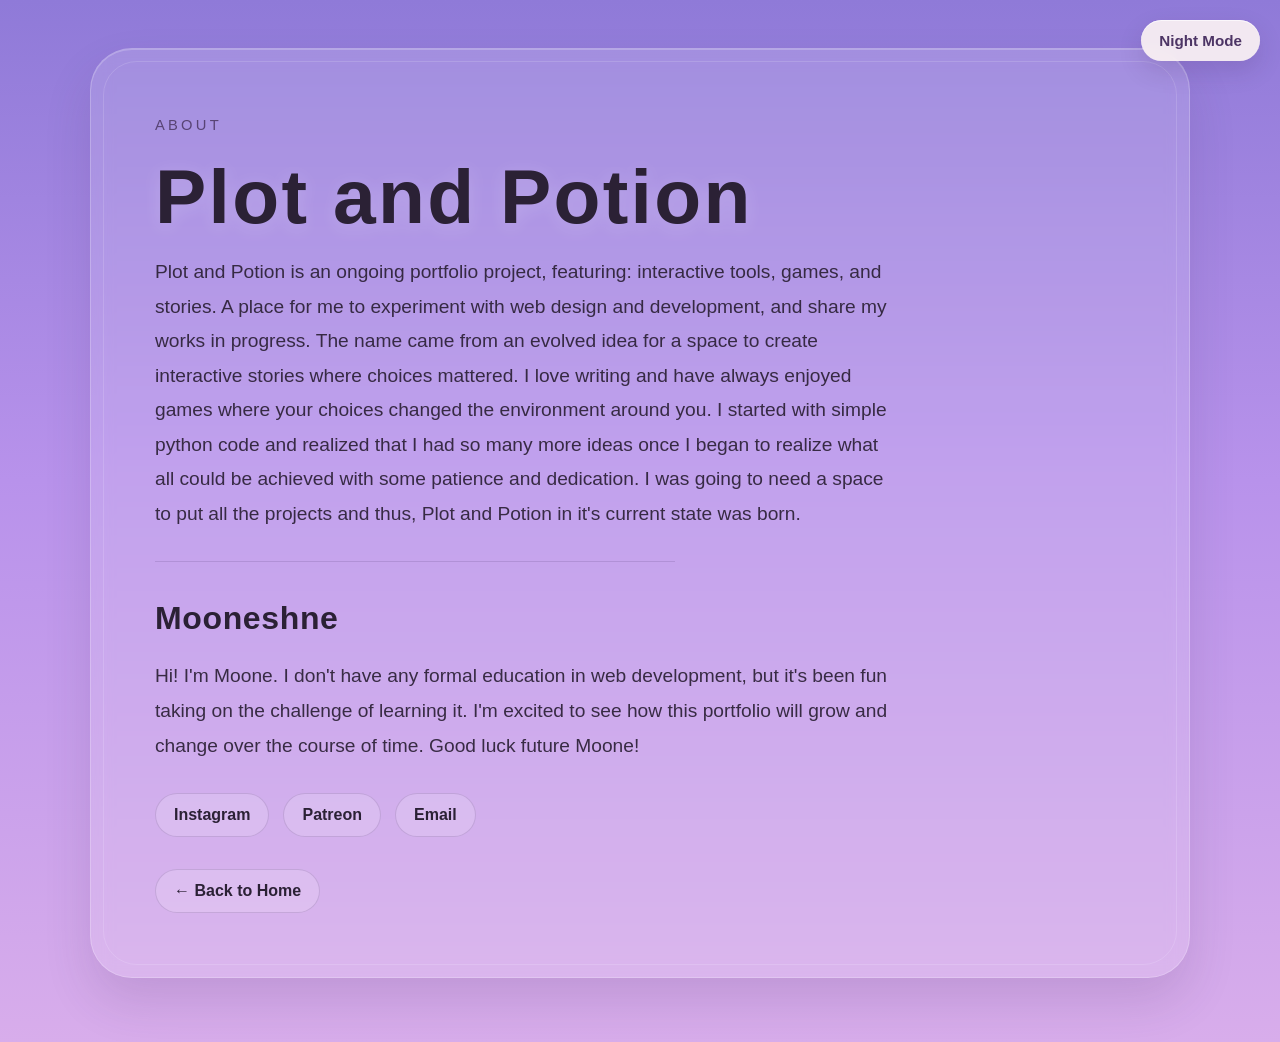
<file: about.html>
<!DOCTYPE html>
<html lang="en">

<head>
  <meta charset="UTF-8">
  <meta name="viewport" content="width=device-width, initial-scale=1.0">
  <title>About| Plot and Potion</title>

  <link rel="stylesheet" href="style.css">
</head>

<body class="about-page">

<div class="bg-scene">
  <div class="sky"></div>
  <div class="horizon"></div>
  <div class="water"></div>
</div>

<div class="main-content about-layout">

  <section class="about-card">
    <p class="about-eyebrow">About</p>

    <h1 class="about-title">Plot and Potion</h1>

    <p class="about-description">
      Plot and Potion is an ongoing portfolio project, featuring: interactive tools, games, and stories. A place for me to experiment with web design and development, and share my works in progress.
      The name came from an evolved idea for a space to create interactive stories where choices mattered. I love writing and have always enjoyed games where your choices changed the environment around you.
      I started with simple python code and realized that I had so many more ideas once I began to realize what all could be achieved with some patience and dedication. I was going to need a space to put all 
      the projects and thus, Plot and Potion in it's current state was born.
    </p>

    <div class="about-divider"></div>

    <h2 class="about-subtitle">Mooneshne</h2>

    <p class="about-description">
      Hi! I'm Moone. I don't have any formal education in web development, but it's been fun taking on the challenge of learning it. I'm excited to see how this portfolio will grow and change over the course of time.
      Good luck future Moone!
    </p>

    <div class="about-links">
      <a href="https://instagram.com/" target="_blank" rel="noopener noreferrer">Instagram</a>
      <a href="https://patreon.com/" target="_blank" rel="noopener noreferrer">Patreon</a>
      <a href="mailto:dnd3lion@gmail.com">Email</a>
    </div>

    <a href="index.html" class="about-home-link">← Back to Home</a>
  </section>

  <!-- ================================
  DAY / NIGHT TOGGLE
  ================================= -->

  <button class="day-night-toggle" id="dayNightToggle" type="button" aria-pressed="false">
    Night Mode
  </button>

</div>

  <!-- ================================
  JAVASCRIPT
  ================================= -->

<script src="script.js"></script>


</body>
</html>
</file>
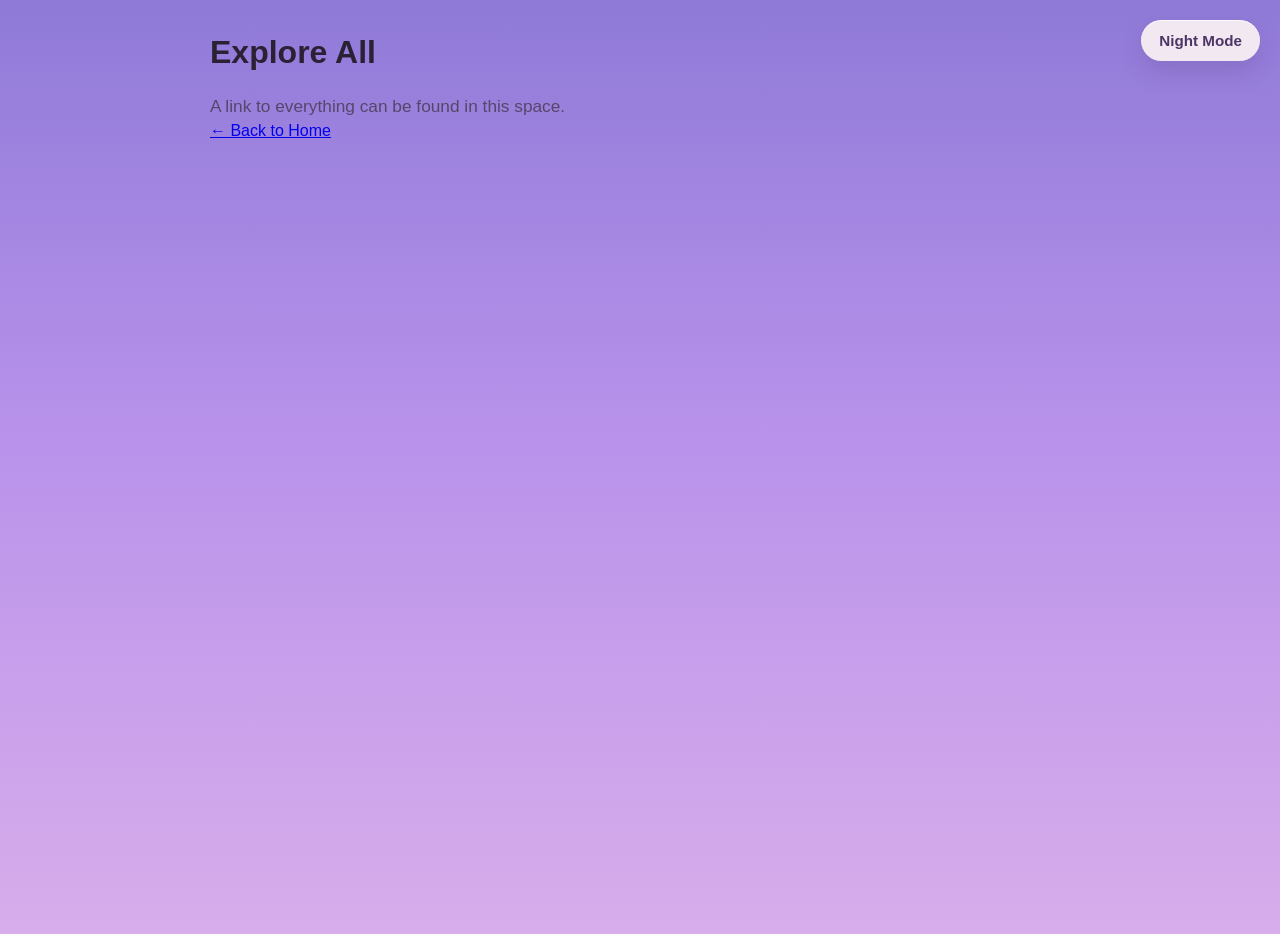
<file: explore.html>
<!DOCTYPE html>
<html lang="en">

<head>
  <meta charset="UTF-8">
  <meta name="viewport" content="width=device-width, initial-scale=1.0">
  <title>Explore | Plot and Potion</title>

  <link rel="stylesheet" href="style.css">
</head>

<body>

<div class="main-content">

<h1>Explore All</h1>

<p>
A link to everything can be found in this space.
</p>

<a href="index.html">← Back to Home</a>

<!-- ================================
DAY / NIGHT TOGGLE
================================= -->

  <button class="day-night-toggle" id="dayNightToggle" type="button" aria-pressed="false">
    Night Mode
  </button>

</div>

  <!-- ================================
  JAVASCRIPT
  ================================= -->

<script src="script.js"></script>


</body>
</html>
</file>
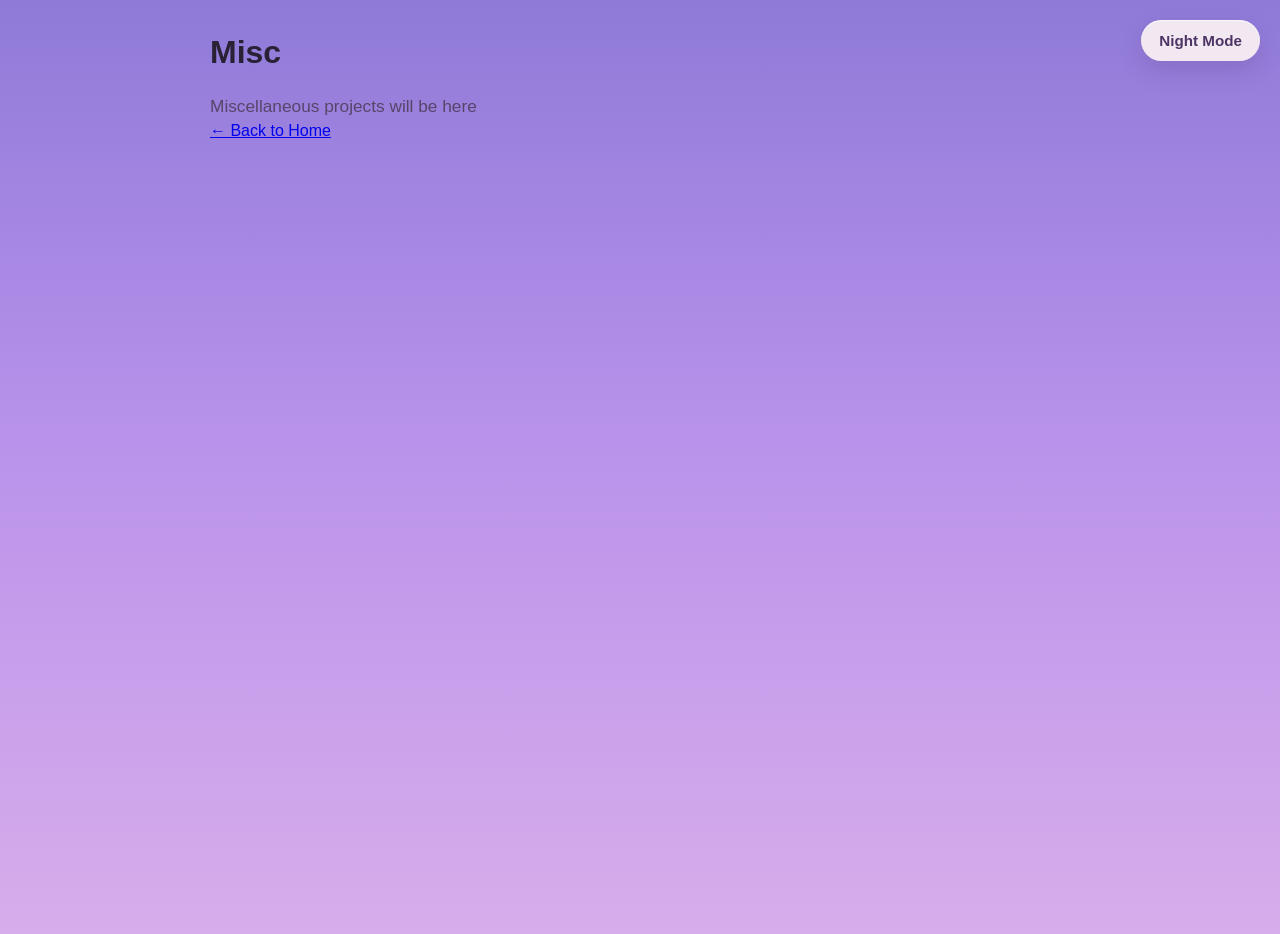
<file: misc.html>
<!DOCTYPE html>
<html lang="en">

<head>
  <meta charset="UTF-8">
  <meta name="viewport" content="width=device-width, initial-scale=1.0">
  <title>Stories | Plot and Potion</title>

  <link rel="stylesheet" href="style.css">
</head>

<body>

<div class="main-content">

<h1>Misc</h1>

<p>
Miscellaneous projects will be here
</p>

<a href="index.html">← Back to Home</a>

<!-- ================================
DAY / NIGHT TOGGLE
================================= -->

  <button class="day-night-toggle" id="dayNightToggle" type="button" aria-pressed="false">
    Night Mode
  </button>

</div>

  <!-- ================================
  JAVASCRIPT
  ================================= -->

<script src="script.js"></script>


</body>
</html>
</file>
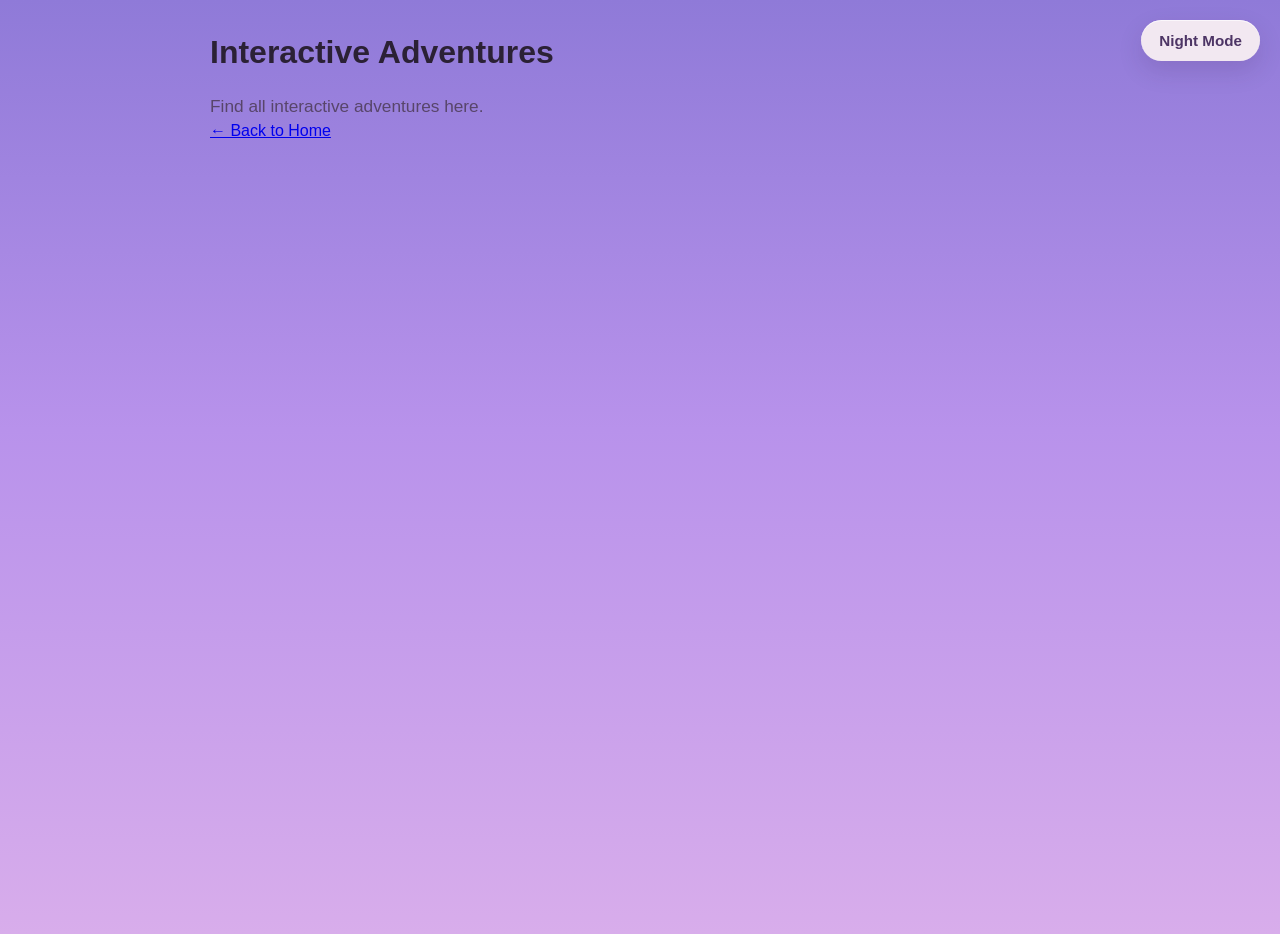
<file: stories.html>
<!DOCTYPE html>
<html lang="en">

<head>
  <meta charset="UTF-8">
  <meta name="viewport" content="width=device-width, initial-scale=1.0">
  <title>Stories | Plot and Potion</title>

  <link rel="stylesheet" href="style.css">
</head>

<body>

<div class="main-content">

<h1>Interactive Adventures</h1>

<p>
Find all interactive adventures here.
</p>

<a href="index.html">← Back to Home</a>

<!-- ================================
DAY / NIGHT TOGGLE
================================= -->

  <button class="day-night-toggle" id="dayNightToggle" type="button" aria-pressed="false">
    Night Mode
  </button>

</div>

  <!-- ================================
  JAVASCRIPT
  ================================= -->

<script src="script.js"></script>


</body>
</html>
</file>
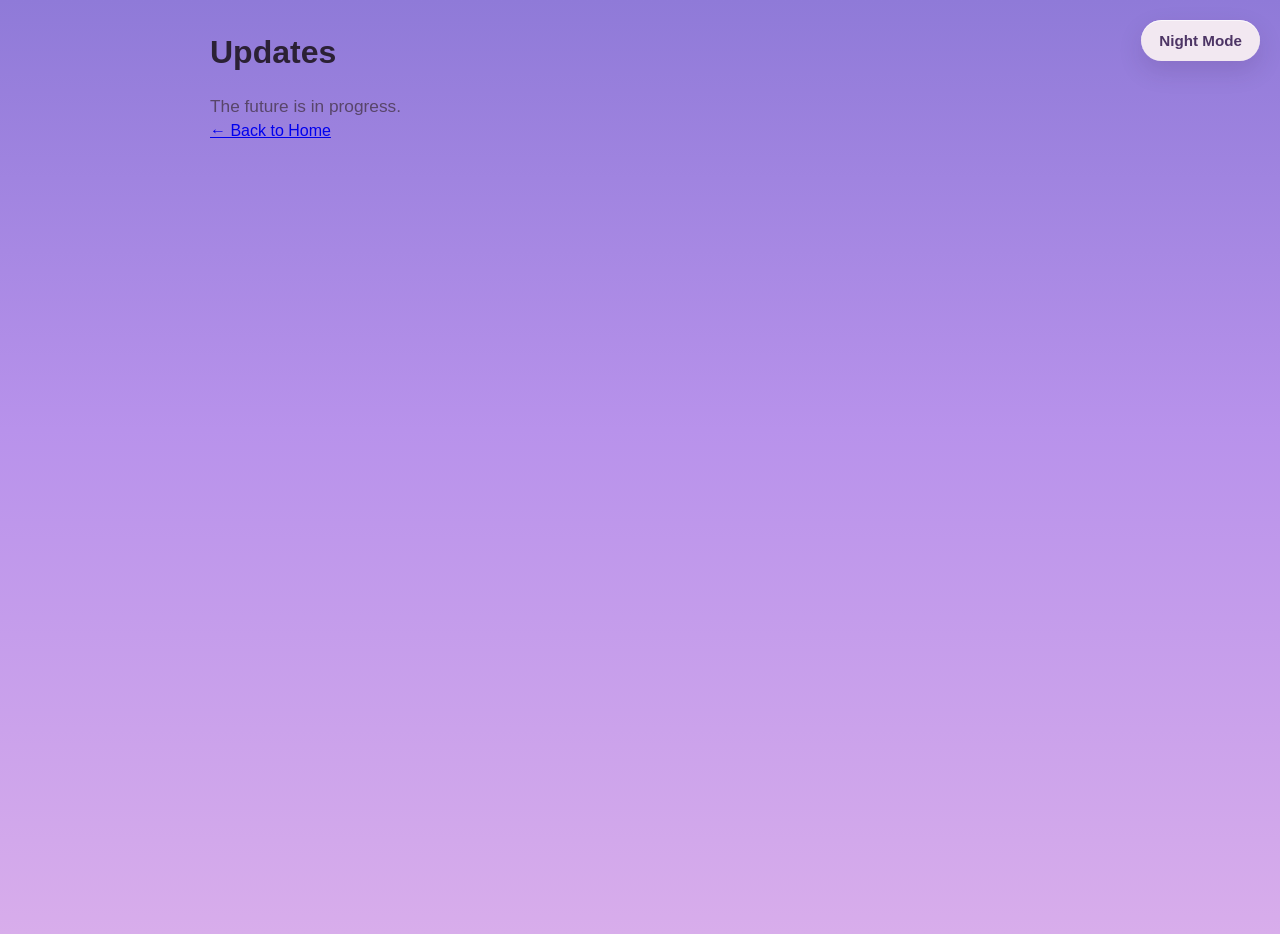
<file: updates.html>
<!DOCTYPE html>
<html lang="en">

<head>
  <meta charset="UTF-8">
  <meta name="viewport" content="width=device-width, initial-scale=1.0">
  <title>Updates | Plot and Potion</title>

  <link rel="stylesheet" href="style.css">
</head>

<body>

<div class="main-content">

<h1>Updates</h1>

<p>
The future is in progress.
</p>

<a href="index.html">← Back to Home</a>

<!-- ================================
DAY / NIGHT TOGGLE
================================= -->

  <button class="day-night-toggle" id="dayNightToggle" type="button" aria-pressed="false">
    Night Mode
  </button>

</div>

  <!-- ================================
  JAVASCRIPT
  ================================= -->

<script src="script.js"></script>


</body>
</html>
</file>
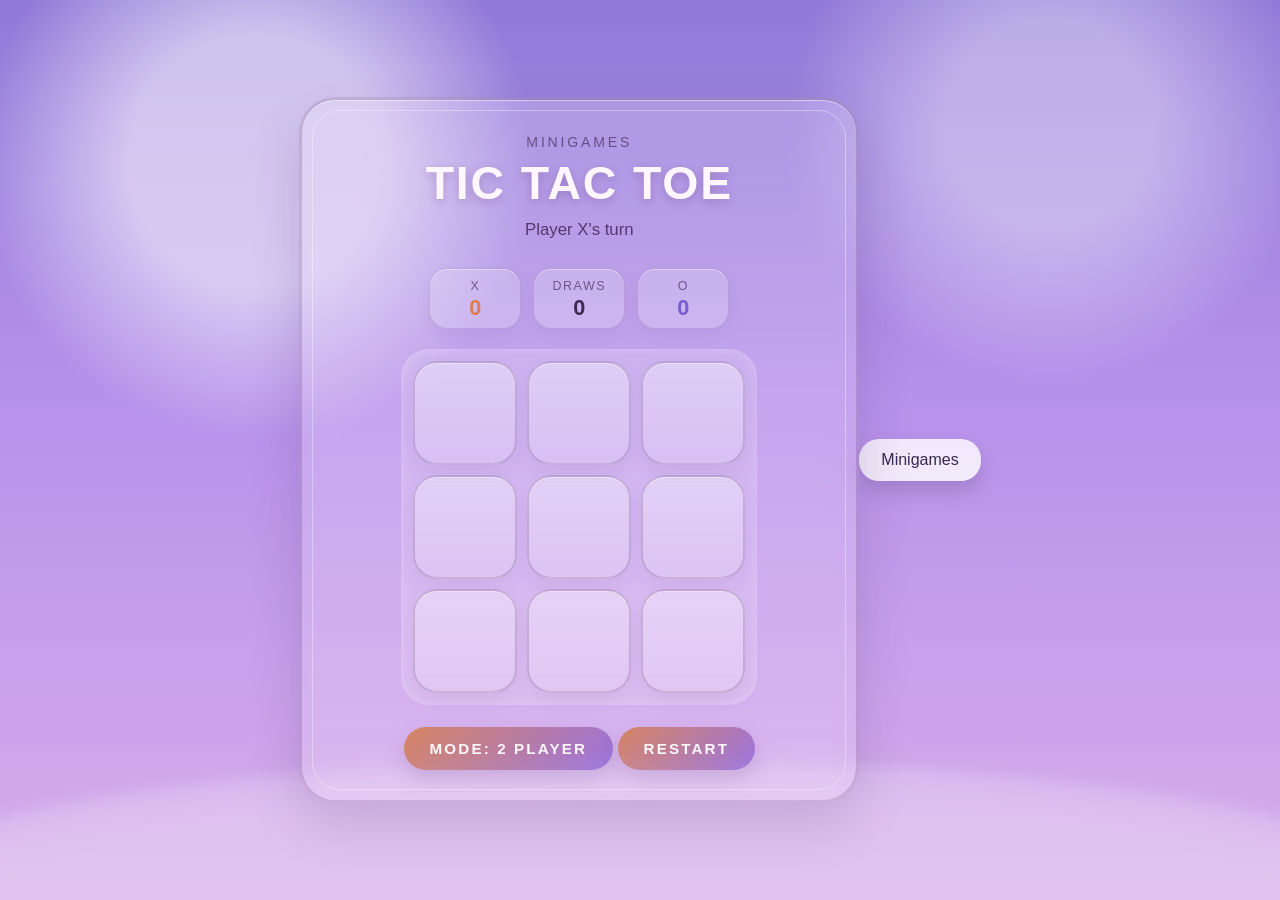
<file: tic/tictactoe.html>
<!doctype html>
<html lang="en">
  <head>
    <meta charset="UTF-8" />
    <meta name="viewport" content="width=device-width, initial-scale=1.0" />
    <title>Plot and Potion | Tic Tac Toe</title>
    <link rel="stylesheet" href="style.css" />
  </head>
  <body>
    <main class="game-shell">
      <p class="eyebrow">Minigames</p>
      <h1>Tic Tac Toe</h1>
      <p id="status">Player X's turn</p>

     <div class="scoreboard">
  <div class="score-pill">
    <span class="score-label">X</span>
    <span id="scoreX">0</span>
  </div>

  <div class="score-pill">
    <span class="score-label">Draws</span>
    <span id="scoreDraws">0</span>
  </div>

  <div class="score-pill">
    <span class="score-label">O</span>
    <span id="scoreO">0</span>
  </div>
</div>


      <div id="board" aria-label="Tic Tac Toe board">
        <div class="cell" data-index="0"></div>
        <div class="cell" data-index="1"></div>
        <div class="cell" data-index="2"></div>
        <div class="cell" data-index="3"></div>
        <div class="cell" data-index="4"></div>
        <div class="cell" data-index="5"></div>
        <div class="cell" data-index="6"></div>
        <div class="cell" data-index="7"></div>
        <div class="cell" data-index="8"></div>
      </div>

      <button id="modeToggle">Mode: 2 Player</button>
      <button id="reset">Restart</button>
    </main>
      <button id="backToGames">Minigames</button>

    <script src="game.js"></script>
  </body>
</html>
</file>
<file: style.css>
/* ================================
   GLOBAL
================================ */

* {
  box-sizing: border-box;
}

html {
  scroll-behavior: smooth;
}

body {
  margin: 0;
  min-height: 100vh;
  position: relative;
  font-family: "Trebuchet MS", "Gill Sans", "Segoe UI", sans-serif;
  background: linear-gradient(180deg, #8f7ad8 0%, #b892eb 46%, #d8adeb 100%);
  color: #2b2135;
  transition:
    background 10s ease-in-out,
    color 10s ease-in-out;
}

#page-clip {
  overflow-x: clip;
}

body.night {
  background: linear-gradient(180deg, #201b43 0%, #3c2a63 42%, #6a4177 100%);
}

::selection {
  background: rgba(121, 82, 188, 0.22);
}

.intro-overlay {
  position: fixed;
  inset: 0;
  z-index: 9999;
  backdrop-filter: blur(24px) brightness(0.7) saturate(1.3);
  -webkit-backdrop-filter: blur(24px) brightness(0.7) saturate(1.3);
  background: rgba(60, 30, 90, 0.55);
  display: flex;
  flex-direction: column;
  align-items: center;
  justify-content: center;
  cursor: pointer;
  transition: opacity 3.5s ease;
}

body.intro-seen .intro-overlay {
  display: none;
}

.intro-overlay .enter-hint {
  color: rgba(255, 245, 255, 0.88);
  font-family: "Trebuchet MS", "Gill Sans", "Segoe UI", sans-serif;
  font-size: 1.1rem;
  letter-spacing: 0.18em;
  text-transform: uppercase;
  margin-top: 18px;
  animation: hintPulse 2.2s ease-in-out infinite;
  pointer-events: none;
  text-shadow: 0 0 18px rgba(200, 160, 255, 0.6);
}

@keyframes hintPulse {
  0%,
  100% {
    opacity: 0.5;
  }

  50% {
    opacity: 1;
  }
}

.intro-overlay.cleared {
  opacity: 0;
  pointer-events: none;
}

/* ================================
   BACKGROUND LAYERS
================================ */

.cloud-layer {
  position: fixed;
  inset: 0;
  pointer-events: none;
  overflow: hidden;
  transition:
    opacity 3.5s ease-in-out,
    filter 3.5s ease-in-out,
    transform 0.6s ease-in-out;
}

.cloud-layer-back {
  z-index: 1;
}

.cloud-layer-mid {
  z-index: 3;
}

.cloud-layer-front {
  z-index: 5;
}

.sky-birds {
  position: fixed;
  inset: 0;
  pointer-events: none;
  overflow: hidden;
  transition: opacity 1.5s ease;
}

.sky-birds-far {
  z-index: 2;
}

.sky-birds-close {
  z-index: 6;
}

/* ================================
   CLOUDS
================================ */

.cloud {
  position: absolute;
  opacity: 0.9;
  will-change: transform;
  --drift-y-start: 0px;
  --drift-y-end: 0px;
  animation-name: cloudDrift;
  animation-timing-function: linear;
  animation-iteration-count: infinite;
  transition:
    opacity 2.4s ease-in-out,
    filter 2.8s ease-in-out;
}

/* foreground */
.cloud1 {
  width: 520px;
  top: 95px;
  animation-duration: 190s;
  animation-delay: -78s;
  --drift-y-start: -5px;
  --drift-y-end: 7px;
  opacity: 0.95;
  filter: blur(0px);
}

.cloud4 {
  width: 360px;
  top: 560px;
  animation-duration: 205s;
  animation-delay: -18s;
  --drift-y-start: 6px;
  --drift-y-end: -5px;
  opacity: 0.92;
  filter: blur(0px);
}

.cloud10 {
  width: 330px;
  top: 640px;
  animation-duration: 210s;
  animation-delay: -122s;
  --drift-y-start: 5px;
  --drift-y-end: -4px;
  opacity: 0.9;
  filter: blur(0px);
}

/* midground */
.cloud2 {
  width: 390px;
  top: 220px;
  animation-duration: 220s;
  animation-delay: -42s;
  --drift-y-start: 5px;
  --drift-y-end: -8px;
  opacity: 0.65;
  filter: blur(2px);
}

.cloud5 {
  width: 430px;
  top: 150px;
  animation-duration: 225s;
  animation-delay: -132s;
  --drift-y-start: -4px;
  --drift-y-end: 9px;
  opacity: 0.62;
  filter: blur(2px);
}

.cloud7 {
  width: 400px;
  top: 110px;
  animation-duration: 230s;
  animation-delay: -8s;
  --drift-y-start: -5px;
  --drift-y-end: 8px;
  opacity: 0.6;
  filter: blur(2px);
}

.cloud11 {
  width: 370px;
  top: 260px;
  animation-duration: 235s;
  animation-delay: -176s;
  --drift-y-start: -3px;
  --drift-y-end: 8px;
  opacity: 0.58;
  filter: blur(2px);
}

/* background */
.cloud3 {
  width: 340px;
  top: 390px;
  animation-duration: 260s;
  animation-delay: -24s;
  --drift-y-start: -14px;
  --drift-y-end: 12px;
  opacity: 0.34;
  filter: blur(4px);
}

.cloud6 {
  width: 300px;
  top: 330px;
  animation-duration: 270s;
  animation-delay: -96s;
  --drift-y-start: 10px;
  --drift-y-end: -12px;
  opacity: 0.28;
  filter: blur(5px);
}

.cloud8 {
  width: 280px;
  top: 250px;
  animation-duration: 255s;
  animation-delay: -156s;
  --drift-y-start: 9px;
  --drift-y-end: -10px;
  opacity: 0.32;
  filter: blur(4px);
}

.cloud9 {
  width: 360px;
  top: 500px;
  animation-duration: 275s;
  animation-delay: -208s;
  --drift-y-start: -12px;
  --drift-y-end: 10px;
  opacity: 0.26;
  filter: blur(5px);
}

.cloud12 {
  width: 260px;
  top: 420px;
  animation-duration: 250s;
  animation-delay: -64s;
  --drift-y-start: 12px;
  --drift-y-end: -13px;
  opacity: 0.3;
  filter: blur(4px);
}

@keyframes cloudDrift {
  from {
    transform: translateX(-140vw) translateY(var(--drift-y-start));
  }

  to {
    transform: translateX(140vw) translateY(var(--drift-y-end));
  }
}

body.night .cloud-layer {
  opacity: 0.34;
  filter: blur(8px) saturate(0.82) brightness(0.82);
  transform: scale(1.03);
}

body.ready:not(.night) .cloud-layer {
  animation: cloudsReturn 2s cubic-bezier(0.2, 1.1, 0.3, 1);
}

@keyframes cloudsReturn {
  0% {
    opacity: 0.34;
    filter: blur(8px) saturate(0.82) brightness(0.82);
    transform: translateY(40px) scale(1.03);
  }

  55% {
    opacity: 0.72;
    filter: blur(3px) saturate(0.94) brightness(0.92);
    transform: translateY(-8px) scale(1.015);
  }

  100% {
    opacity: 1;
    filter: blur(0) saturate(1) brightness(1);
    transform: translateY(0) scale(1);
  }
}

/* ================================
   BIRDS
================================ */

.bird {
  position: absolute;
  width: 120px;
  height: 70px;
}

.bird img {
  position: absolute;
  inset: 0;
  width: 100%;
  height: 100%;
  object-fit: contain;
  display: none;
}

.bird img.active {
  display: block;
}

.bird-close {
  left: -160px;
  width: 26px;
  height: 16px;
  animation: flyClose 24s linear infinite;
  z-index: 3;
  opacity: 0.95;
}

.bird-flock {
  position: absolute;
  top: 430px;
  left: -140px;
  width: 70px;
  height: 36px;
  animation: flyFlock 36s linear infinite;
}

.bird-far {
  width: 20px;
  height: 12px;
  opacity: 0.55;
  filter: brightness(0) blur(1px);
}

.bird-far-1 {
  top: 0;
  left: 22px;
}

.bird-far-2 {
  top: 16px;
  left: 40px;
}

.bird-far-3 {
  top: 16px;
  left: 4px;
}

.bird-flock-distant {
  top: 300px;
  left: -200px;
  animation: flyFlock 48s linear infinite;
}

.bird-far2 {
  width: 12px;
  height: 7px;
  opacity: 0.45;
  filter: brightness(0) blur(1.4px);
}

.bird-far2-1 {
  top: 0;
  left: 12px;
}

.bird-far2-2 {
  top: 10px;
  left: 22px;
}

.bird-far2-3 {
  top: 10px;
  left: 2px;
}

@keyframes flyClose {
  0% {
    transform: translateX(0) translateY(0) scaleX(1);
  }

  25% {
    transform: translateX(35vw) translateY(-8px) scaleX(1);
  }

  50% {
    transform: translateX(70vw) translateY(6px) scaleX(1);
  }

  100% {
    transform: translateX(120vw) translateY(-4px) scaleX(1);
  }
}

@keyframes flyFlock {
  0% {
    transform: translateX(0) translateY(0);
  }

  50% {
    transform: translateX(60vw) translateY(-8px);
  }

  100% {
    transform: translateX(120vw) translateY(4px);
  }
}

body.night .sky-birds {
  opacity: 0;
  transition: opacity 0.4s ease;
}

/* ================================
   NIGHT BALLOON
================================ */

.night-balloon-wrap {
  position: fixed;
  bottom: -200px;
  left: 15%;
  width: 110px;
  pointer-events: none;
  z-index: 2;
  display: none;

  animation: balloonFloat 70s linear infinite;
}

body.night .night-balloon-wrap {
  display: block;
}

.night-balloon,
.night-balloon-lights {
  position: absolute;
  left: 0;
  bottom: 0;
  width: 100%;
  height: auto;
}

.night-balloon {
  opacity: 0.72;
}

.night-balloon-lights {
  opacity: 0.9;
  animation:
    balloonLightsFlicker 1.6s ease-in-out infinite,
    balloonLightsTwinkle 0.32s steps(2) infinite;

  filter: drop-shadow(0 0 5px rgba(255, 220, 150, 0.35));
}

@keyframes balloonFloat {
  0% {
    transform: translateY(0) translateX(0);
  }

  25% {
    transform: translateY(-25vh) translateX(10px);
  }

  50% {
    transform: translateY(-50vh) translateX(-8px);
  }

  75% {
    transform: translateY(-75vh) translateX(12px);
  }

  100% {
    transform: translateY(-120vh) translateX(-5px);
  }
}

@keyframes balloonLightsFlicker {
  0% {
    opacity: 0.5;
    filter: drop-shadow(0 0 3px rgba(255, 210, 140, 0.2));
  }

  20% {
    opacity: 0.95;
    filter: drop-shadow(0 0 12px rgba(255, 235, 180, 0.6));
  }

  40% {
    opacity: 0.65;
    filter: drop-shadow(0 0 5px rgba(255, 215, 150, 0.3));
  }

  60% {
    opacity: 1;
    filter: drop-shadow(0 0 16px rgba(255, 240, 200, 0.75));
  }

  80% {
    opacity: 0.7;
    filter: drop-shadow(0 0 7px rgba(255, 220, 150, 0.4));
  }

  100% {
    opacity: 0.9;
    filter: drop-shadow(0 0 14px rgba(255, 235, 180, 0.65));
  }
}

@keyframes balloonLightsTwinkle {
  0% {
    transform: translateZ(0);
    opacity: 0.82;
  }

  25% {
    opacity: 0.96;
  }

  50% {
    opacity: 0.72;
  }

  75% {
    opacity: 1;
  }

  100% {
    opacity: 0.88;
  }
}

/* ================================
   STARS
================================ */

.sky-particles {
  position: fixed;
  inset: 0;
  pointer-events: none;
  z-index: 1;
  opacity: 0;
  overflow: hidden;
  transform: translateY(0) scale(1);
  transition:
    opacity 1.2s ease,
    transform 1.2s ease;
}

.sky-particles::before,
.sky-particles::after {
  content: "";
  position: absolute;
  inset: -20%;
  background-repeat: repeat;
}

.sky-particles::before {
  background-image:
    radial-gradient(circle, rgba(255, 214, 245, 0.95) 1.5px, transparent 2px),
    radial-gradient(circle, rgba(255, 255, 255, 0.75) 1px, transparent 1.6px),
    radial-gradient(circle, rgba(255, 190, 235, 0.55) 2px, transparent 2.8px);
  background-size:
    180px 180px,
    240px 240px,
    320px 320px;
  background-position:
    0 0,
    40px 70px,
    120px 30px;
  animation: particleFloat 70s linear infinite;
}

.sky-particles::after {
  background-image:
    radial-gradient(circle, rgba(255, 255, 255, 0.4) 1px, transparent 1.7px),
    radial-gradient(circle, rgba(255, 210, 245, 0.45) 1.4px, transparent 2px);
  background-size:
    260px 260px,
    360px 360px;
  background-position:
    60px 20px,
    180px 120px;
  animation: particleFloat 110s linear infinite;
  opacity: 0.8;
}

body.night .sky-particles {
  opacity: 1;
  transform: translateY(0) scale(1);
  animation: starsSettle 0.8s cubic-bezier(0.34, 1.56, 0.64, 1) both;
}

body.ready:not(.night) .sky-particles {
  animation: starsExit 0.55s cubic-bezier(0.55, 0.06, 0.68, 0.19) forwards;
}

@keyframes particleFloat {
  from {
    transform: translateY(0);
  }

  to {
    transform: translateY(-120px);
  }
}

@keyframes starsSettle {
  0% {
    opacity: 0;
    transform: translateY(120px) scale(0.9);
  }

  70% {
    opacity: 1;
    transform: translateY(-18px) scale(1.03);
  }

  100% {
    opacity: 1;
    transform: translateY(0) scale(1);
  }
}

@keyframes starsExit {
  0% {
    opacity: 1;
    transform: translateY(0) scale(1);
  }

  35% {
    opacity: 1;
    transform: translateY(-14px) scale(1.02);
  }

  100% {
    opacity: 0;
    transform: translateY(95px) scale(0.94);
  }
}

/* ================================
   MOON
================================ */

.moon {
  position: fixed;
  right: 300px;
  bottom: -200px;
  width: 135px;
  z-index: 1;
  pointer-events: none;
  opacity: 0;
  transform: translateY(180px);
  filter: drop-shadow(0 0 25px rgba(255, 235, 180, 0.35))
    drop-shadow(0 0 60px rgba(255, 200, 120, 0.15));
}

body.night .moon {
  opacity: 1;
  animation:
    moonRise 0.85s cubic-bezier(0.34, 1.56, 0.64, 1) both,
    moonFloat 10s ease-in-out infinite alternate 0.9s;
}

body.ready:not(.night) .moon {
  animation: moonDrop 0.55s cubic-bezier(0.55, 0.06, 0.68, 0.19) forwards;
}

@keyframes moonRise {
  0% {
    opacity: 0;
    transform: translateY(240px);
  }

  72% {
    opacity: 1;
    transform: translateY(-942px);
  }

  100% {
    opacity: 1;
    transform: translateY(-950px);
  }
}

@keyframes moonDrop {
  0% {
    opacity: 1;
    transform: translateY(-950px);
  }

  30% {
    opacity: 1;
    transform: translateY(-968px);
  }

  100% {
    opacity: 0;
    transform: translateY(220px);
  }
}

@keyframes moonFloat {
  from {
    transform: translateY(-950px) translateX(0);
  }

  to {
    transform: translateY(-942px) translateX(6px);
  }
}

/* ================================
   FIREFLIES
================================ */

.fireflies {
  position: fixed;
  inset: 0;
  pointer-events: none;
  z-index: 7;
  opacity: 0;
  transition: opacity 2s ease-in-out;
}

body.night .fireflies {
  opacity: 1;
}

.firefly {
  position: absolute;
  width: 4px;
  height: 4px;
  border-radius: 50%;
  background: rgba(255, 255, 180, 0.9);
  filter: drop-shadow(0 0 4px rgba(255, 255, 140, 0.8))
    drop-shadow(0 0 10px rgba(200, 255, 100, 0.5));
  animation:
    fireflyFloat var(--fly-duration) ease-in-out infinite,
    fireflyBlink var(--blink-duration) ease-in-out infinite;
}

@keyframes fireflyFloat {
  0% {
    transform: translate(0, 0);
  }

  25% {
    transform: translate(var(--dx1), var(--dy1));
  }

  50% {
    transform: translate(var(--dx2), var(--dy2));
  }

  75% {
    transform: translate(var(--dx3), var(--dy3));
  }

  100% {
    transform: translate(0, 0);
  }
}

@keyframes fireflyBlink {
  0%,
  100% {
    opacity: 0.1;
  }

  50% {
    opacity: 1;
  }
}

/* ================================
   TOGGLE
================================ */

.day-night-toggle {
  position: fixed;
  top: 20px;
  right: 20px;
  z-index: 20;
  border: none;
  border-radius: 999px;
  padding: 12px 18px;
  font-size: 0.95rem;
  font-weight: 700;
  cursor: pointer;
  color: #4d3565;
  background: rgba(255, 248, 244, 0.88);
  box-shadow:
    0 10px 24px rgba(58, 36, 78, 0.15),
    inset 0 1px 0 rgba(255, 255, 255, 0.7);
  backdrop-filter: blur(6px);
  transition:
    transform 0.2s ease,
    background 0.4s ease,
    color 0.4s ease,
    box-shadow 0.4s ease;
}

.day-night-toggle:hover {
  transform: translateY(-2px);
}

body.night .day-night-toggle {
  background: rgba(52, 40, 84, 0.88);
  color: #f7e8ff;
  box-shadow:
    0 10px 24px rgba(10, 8, 20, 0.35),
    inset 0 1px 0 rgba(255, 255, 255, 0.08);
}

/* ================================
   MAIN LAYOUT
================================ */

.hero,
.main-content {
  position: relative;
  z-index: 10;
}

.hero {
  width: min(1680px, calc(100% - 80px));
  min-height: 160vh;
  margin: 0 auto;
  padding: 0 20px;
  position: relative;
  text-align: center;
}

.main-content {
  width: min(860px, calc(100% - 36px));
  margin: 34px auto 80px;
}

.hero-title-zone {
  position: absolute;
  top: 0;
  left: 0;
  z-index: 10;
  width: min(900px, 78vw);
}

.title-gif {
  display: block;
  width: min(900px, 78vw);
  height: auto;
  pointer-events: none;
  user-select: none;
}

.title-night {
  display: none;
}

body.night .title-day {
  display: none;
}

body.night .title-night {
  display: block;
}

/* ================================
   SUBTITLE
================================ */

.subtitle {
  position: absolute;
  top: 95%;
  left: 100px;
  margin-top: -500px;
  font-size: 1.2rem;
  letter-spacing: 0.08em;
  color: rgba(60, 40, 80, 0.85);
  opacity: 0;
  animation:
    subtitleFade 2s ease 3.5s forwards,
    textBob 4s ease-in-out infinite 6s;
  will-change: transform;
}

body.night .subtitle {
  color: rgba(255, 235, 255, 0.85);
}

/* ================================
   SIGNATURE
================================ */

.signature {
  position: absolute;
  top: 98%;
  left: 115px;
  margin-top: -500px;
  font-size: 1rem;
  letter-spacing: 0.08em;
  color: rgba(60, 40, 80, 0.85);
  opacity: 0;
  animation:
    signatureFade 2s ease 5s forwards,
    textBob 4s ease-in-out infinite 6s;
  will-change: transform;
}

body.night .signature {
  color: rgba(255, 235, 255, 0.85);
}

/* ================================
   KEYFRAMES
================================ */

@keyframes subtitleFade {
  from {
    opacity: 0;
  }

  to {
    opacity: 1;
  }
}

@keyframes signatureFade {
  from {
    opacity: 0;
  }

  to {
    opacity: 1;
  }
}

@keyframes textBob {
  0%,
  100% {
    transform: translateY(0);
  }

  50% {
    transform: translateY(4px);
  }
}

/* =================================
SCROLL PROMPT
================================= */

.scroll-prompt {
  position: fixed;
  left: 50%;
  bottom: 42px;
  transform: translateX(-50%);
  z-index: 14;
  display: flex;
  flex-direction: column;
  align-items: center;
  gap: 6px;
  color: rgba(255, 248, 244, 0.95);
  font-size: 1.05rem;
  font-weight: 700;
  letter-spacing: 0.03em;
  text-shadow: 0 4px 12px rgba(60, 34, 78, 0.22);
  opacity: 0;
  animation:
    promptFadeIn 1.4s ease 4s forwards,
    promptBob 2.2s ease-in-out infinite 5.4s;
  pointer-events: none;
}

.scroll-prompt.hidden {
  opacity: 0 !important;
  transition: opacity 0.35s ease;
  animation: none;
}

.scroll-arrow {
  font-size: 1.5rem;
  line-height: 1;
}

@keyframes promptFadeIn {
  from {
    opacity: 0;
    transform: translateX(-50%) translateY(10px);
  }

  to {
    opacity: 1;
    transform: translateX(-50%) translateY(0);
  }
}

@keyframes promptBob {
  0%,
  100% {
    transform: translateX(-50%) translateY(0);
  }

  50% {
    transform: translateX(-50%) translateY(8px);
  }
}

/* ================================
   CARDS
================================ */

.card-grid {
  display: grid;
  grid-template-columns: repeat(5, 1fr);
  grid-auto-rows: min-content;
  gap: 28px;
  width: min(1200px, 100%);
  margin: 0 auto;
  padding-top: 210px;
}

.card-projects {
  grid-area: 1 / 1 / 1 / 6;
}

.card-experiments {
  grid-area: 3 / 1 / 4 / 3;
}

.card-playground {
  grid-area: 3 / 3 / 4 / 4;
}

.card-updates {
  grid-area: 3 / 4 / 4 / 6;
}

.card-studio {
  grid-area: 4 / 2 / 4 / 5;
}

.cards-section {
  position: relative;
  z-index: 20;
  width: min(1680px, calc(100% - 80px));
  margin: 0 auto;
  padding: 24px 20px 40px;
}

.card {
  text-decoration: none;
  color: inherit;
  background: transparent !important;

  height: 200px;
  padding: 24px 22px;
  border-radius: 42px;

  position: relative;
  isolation: isolate;

  display: flex;
  flex-direction: column;
  align-items: center;
  justify-content: center;
  gap: 10px;
  text-align: center;

  cursor: pointer;

  border: 1px solid rgba(255, 255, 255, 0.08);
  box-shadow: none;
  backdrop-filter: none;
  -webkit-backdrop-filter: none;
  overflow: visible;

  transition:
    transform 0.28s ease,
    border-color 0.28s ease,
    opacity 0.28s ease;

  animation: cardBob 7s ease-in-out infinite;
}

.card::before,
.card::after {
  display: none !important;
}

.card:hover {
  transform: translateY(-10px) scale(1.03);
  box-shadow: 0 16px 28px rgba(73, 45, 92, 0.12);
  filter: brightness(1.03);
}

@keyframes cardBob {
  0%,
  100% {
    transform: translateY(0);
  }

  50% {
    transform: translateY(-10px);
  }
}

/* ================================
   CARD TEXT COLOR (DAY / NIGHT)
================================ */

.card h3,
.card-description {
  color: #2b2135;
  transition: color 1.2s ease;
  text-shadow: 0 2px 6px rgba(0,0,0,0.12);
}

body.night .card h3,
body.night .card-description {
  color: #ffffff;
  text-shadow: 0 2px 10px rgba(0,0,0,0.35);
}

/* ================================
   PROJECTS MENU GIF
================================ */
.projects-menu {
  animation: floatMenu 6s ease-in-out infinite;
  display: block;

  margin: 0 auto 200px auto;

  width: 420px;
  max-width: 80vw;
  height: auto;
  pointer-events: none;
}

@keyframes floatMenu {
  0%,
  100% {
    transform: translateY(-250px);
  }

  50% {
    transform: translateY(-256px);
  }
}

/* ================================
   DAY/NIGHT MODE CARD COLORS
================================ */

.card-projects,
.card-experiments,
.card-playground,
.card-updates,
.card-studio {
  --card-fill: transparent;
}

body.night .card-projects,
body.night .card-experiments,
body.night .card-playground,
body.night .card-updates,
body.night .card-studio {
  --card-fill: transparent;
}

/* ================================
   ICONS / TEXT
================================ */

.icon {
  position: relative;
  z-index: 2;
  width: 100%;
  height: 120px;
  margin-bottom: 6px;
  display: flex;
  align-items: center;
  justify-content: center;
  filter: drop-shadow(0 4px 10px rgba(70, 47, 87, 0.18));
  top: 0.5px;
  overflow: visible;
}

.card .icon {
  transition:
    opacity 0.12s ease,
    transform 0.12s ease,
    filter 0.2s ease;
}

.card:hover .icon {
  opacity: 0;
  transform: translateY(-8px) scale(0.96);
}

.icon img {
  display: block;
  height: auto;
  object-fit: contain;
  image-rendering: auto;
  -ms-interpolation-mode: bicubic;
  transform: translateZ(0);
}

.heart-icon {
  width: 140px;
}

.book-icon {
  width: 200px;
}

.compass-icon {
  width: 100px;
}

.notepad-icon {
  width: 150px;
}

.controller-icon {
  width: 160px;
}

.soon-icon {
  width: 270px;
}

.card h3 {
  position: relative;
  z-index: 2;
  margin: 0;
  max-width: 12ch;
  font-size: 1.54rem;
  line-height: 1.15;
  font-weight: 700;
  letter-spacing: 0.02em;
  text-shadow: 0 2px 10px rgba(35, 20, 42, 0.16);
  top: 0.5px;
}

.card-description {
  position: absolute;
  z-index: 2;
  top: 50%;
  left: 50%;
  width: 80%;
  margin: 0;
  font-size: 1.2rem;
  line-height: 1.35;
  color: #2b2135;;
  opacity: 0;
  transform: translate(-50%, -45%);
  transition:
    opacity 0.18s ease 0.05s,
    transform 0.18s ease 0.05s;
  pointer-events: none;
}

body.night .card-description {
  color: #ffffff;
}

.card:hover .card-description {
  opacity: 1;
  transform: translate(-50%, -50%);
}

.card:hover .icon,
.card:hover h3 {
  opacity: 0;
  transform: translateY(-8px);
}

.icon,
.card h3 {
  transition:
    opacity 0.12s ease,
    transform 0.12s ease;
}

/* ================================
   CONTENT PANELS
================================ */

.section {
  display: none;
  padding: 30px 28px;
  border-radius: 34px;
  background: rgba(255, 247, 238, 0.68);
  border: 3px solid rgba(105, 84, 122, 0.22);
  box-shadow:
    0 16px 38px rgba(74, 49, 94, 0.12),
    inset 0 1px 0 rgba(255, 255, 255, 0.55);
  backdrop-filter: blur(6px);
}

.section.active {
  display: block;
  animation: sectionFade 0.35s ease;
}

@keyframes sectionFade {
  from {
    opacity: 0;
    transform: translateY(8px);
  }

  to {
    opacity: 1;
    transform: translateY(0);
  }
}

h2 {
  margin: 0 0 10px;
  color: #453256;
  font-size: clamp(1.9rem, 3vw, 2.4rem);
  font-weight: 700;
  letter-spacing: 0.02em;
}

p {
  margin: 0;
  color: #58456a;
  font-size: 1.08rem;
  line-height: 1.7;
}

/* ================================
   NIGHT TEXT / PANELS
================================ */

body.night .hero h1,
body.night h2 {
  color: #f7e8ff;
  transition: color 1.8s ease-in-out;
}

body.night p {
  color: #f2dff5;
  transition: color 1.8s ease-in-out;
}

body.night .section {
  background: rgba(46, 34, 73, 0.55);
  border-color: rgba(232, 214, 255, 0.12);
  box-shadow:
    0 16px 38px rgba(16, 12, 32, 0.24),
    inset 0 1px 0 rgba(255, 255, 255, 0.06);
  transition:
    background 1.8s ease-in-out,
    border-color 1.8s ease-in-out,
    box-shadow 1.8s ease-in-out;
}

body.night .card {
  border: 2px solid rgba(255, 255, 255, 0.14);
  box-shadow:
    0 20px 42px rgba(10, 8, 20, 0.42),
    0 0 22px rgba(151, 120, 255, 0.16),
    inset 0 2px 0 rgba(255, 255, 255, 0.08),
    inset 0 -14px 24px rgba(8, 6, 18, 0.28);
}

/* ================================
   RESPONSIVE
================================ */

@media (max-width: 640px) {
  .hero {
    padding-top: 28px;
  }

  .card-grid {
    grid-template-columns: 1fr;
    gap: 18px;
  }

  .card {
    min-height: 160px;
    border-radius: 32px;
  }

  .section {
    padding: 24px 20px;
    border-radius: 28px;
  }

  .moon {
    right: 30px;
    width: 120px;
  }
}

/* ================================
   MINIGAMES GRID (CUSTOM 12x12)
================================ */

.parent {
  display: grid;

  grid-template-columns: repeat(12, 1fr);
  grid-template-rows: repeat(12, minmax(60px, 1fr));

  width: min(1100px, 100%);
  height: 700px;

  margin: 80px auto;
  position: relative;
}

/* ================================
   GRID POSITIONS
================================ */

.div1 { grid-area: 2 / 2 / 4 / 4; }
.div2 { grid-area: 2 / 5 / 4 / 7; }
.div3 { grid-area: 2 / 8 / 4 / 10; }

.div4 { grid-area: 5 / 2 / 7 / 4; }
.div5 { grid-area: 5 / 5 / 7 / 7; }
.div6 { grid-area: 5 / 8 / 7 / 10; }

.div7 { grid-area: 8 / 2 / 10 / 4; }
.div8 { grid-area: 8 / 5 / 10 / 7; }
.div9 { grid-area: 8 / 8 / 10 / 10; }

/* ================================
   CARD FIT (IMPORTANT)
================================ */

.parent .card {
  width: 100%;
  height: 100%;
}

/* ================================
   CARD STYLE (MINIGAMES)
================================ */

.card {
  border-radius: 28px;
  padding: 18px;

  background: rgba(255,255,255,0.18);
  border: 2px solid rgba(90,58,114,0.2);

  backdrop-filter: blur(10px);

  display: flex;
  flex-direction: column;
  align-items: center;
  justify-content: center;

  text-align: center;
  text-decoration: none;
  color: inherit;

  transition: all 0.25s ease;
}

.card:hover {
  transform: translateY(-6px) scale(1.03);

  box-shadow:
    0 20px 45px rgba(90,55,130,0.25),
    0 0 18px rgba(200,150,255,0.25);
}

/* ================================
   ICON + TEXT
================================ */

.card .icon {
  font-size: 2.4rem;
  margin-bottom: 10px;
}

.card h3 {
  font-size: 1.1rem;
  margin-bottom: 4px;
}

/* ================================
   LOCKED STATE
================================ */

.card.locked {
  opacity: 0.5;
  pointer-events: none;
}


/* ================================
   ABOUT PAGE LAYOUT
================================ */

.about-layout {
  width: min(1200px, calc(100% - 48px));
  min-height: 100vh;
  margin: 0 auto;
  padding: 48px 0 64px;
  display: flex;
  align-items: center;
  justify-content: center;
}

.about-card {
  width: min(100%, 1100px);
  min-height: 82vh;
  padding: clamp(32px, 5vw, 64px);
  border-radius: 42px;
  position: relative;
  overflow: hidden;

  display: flex;
  flex-direction: column;
  justify-content: center;
  gap: 22px;

  background: rgba(255, 255, 255, 0.14);
  border: 1.5px solid rgba(255, 255, 255, 0.22);
  box-shadow:
    0 24px 48px rgba(73, 45, 92, 0.14),
    inset 0 1px 0 rgba(255, 255, 255, 0.22);
  backdrop-filter: blur(10px);
  -webkit-backdrop-filter: blur(10px);
}

.about-card::before {
  content: "";
  position: absolute;
  inset: 12px;
  border-radius: 34px;
  border: 1px solid rgba(255, 255, 255, 0.14);
  pointer-events: none;
}

/* ================================
   ABOUT PAGE TEXT
================================ */

.about-eyebrow,
.about-title,
.about-subtitle,
.about-description,
.about-home-link,
.about-links a {
  position: relative;
  z-index: 1;
}

.about-eyebrow {
  margin: 0;
  font-size: 0.92rem;
  letter-spacing: 0.22em;
  text-transform: uppercase;
  color: rgba(61, 42, 79, 0.75);
}

.about-title {
  margin: 0;
  font-size: clamp(2.8rem, 6vw, 5rem);
  line-height: 0.95;
  letter-spacing: 0.03em;
  color: #2b2135;
  text-shadow: 0 4px 18px rgba(255, 255, 255, 0.18);
}

.about-subtitle {
  margin: 8px 0 0;
  font-size: clamp(1.4rem, 2.5vw, 2rem);
  color: #2b2135;
}

.about-description {
  margin: 0;
  max-width: 70ch;
  font-size: clamp(1.05rem, 1.5vw, 1.2rem);
  line-height: 1.8;
  color: rgba(43, 33, 53, 0.92);
}

.about-divider {
  width: min(100%, 520px);
  height: 1px;
  background: rgba(86, 58, 110, 0.18);
  margin: 8px 0;
}

.about-links {
  position: relative;
  z-index: 1;
  display: flex;
  flex-wrap: wrap;
  gap: 14px;
  margin-top: 8px;
}

.about-links a,
.about-home-link {
  display: inline-flex;
  align-items: center;
  justify-content: center;
  width: fit-content;
  text-decoration: none;
  color: #2b2135;
  font-weight: 700;
  padding: 12px 18px;
  border-radius: 999px;
  border: 1px solid rgba(86, 58, 110, 0.18);
  background: rgba(255, 255, 255, 0.16);
  transition:
    transform 0.2s ease,
    background 0.25s ease,
    border-color 0.25s ease,
    color 0.25s ease;
}

.about-links a:hover,
.about-home-link:hover {
  transform: translateY(-2px);
  background: rgba(255, 255, 255, 0.24);
  border-color: rgba(86, 58, 110, 0.28);
}

.about-home-link {
  margin-top: 10px;
}

/* ================================
   ABOUT PAGE NIGHT MODE
================================ */

body.night .about-card {
  background: rgba(41, 29, 68, 0.28);
  border-color: rgba(255, 255, 255, 0.12);
  box-shadow:
    0 24px 48px rgba(11, 8, 24, 0.28),
    inset 0 1px 0 rgba(255, 255, 255, 0.08);
}

body.night .about-card::before {
  border-color: rgba(255, 255, 255, 0.08);
}

body.night .about-eyebrow {
  color: rgba(242, 223, 245, 0.7);
}

body.night .about-title,
body.night .about-subtitle,
body.night .about-description,
body.night .about-links a,
body.night .about-home-link {
  color: #ffffff;
}

body.night .about-divider {
  background: rgba(255, 255, 255, 0.12);
}

body.night .about-links a,
body.night .about-home-link {
  background: rgba(255, 255, 255, 0.06);
  border-color: rgba(255, 255, 255, 0.10);
}

body.night .about-links a:hover,
body.night .about-home-link:hover {
  background: rgba(255, 255, 255, 0.10);
  border-color: rgba(255, 255, 255, 0.18);
}

/* ================================
   ABOUT PAGE MOBILE
================================ */

@media (max-width: 700px) {
  .about-layout {
    width: min(100%, calc(100% - 24px));
    padding: 72px 0 32px;
    align-items: flex-start;
  }

  .about-card {
    min-height: auto;
    padding: 28px 22px;
    gap: 18px;
  }

  .about-description {
    max-width: 100%;
  }

  .about-links {
    flex-direction: column;
    align-items: flex-start;
  }
}
</file>
<file: tic/style.css>
/* ================================
   RESET
================================ */

* {
  box-sizing: border-box;
  margin: 0;
  padding: 0;
}

/* ================================
   PAGE
================================ */

body {
  min-height: 100vh;
  display: flex;
  align-items: center;
  justify-content: center;
  padding: 32px;
  font-family: "Trebuchet MS", "Segoe UI", sans-serif;
  color: #3f2b52;
  background:
    radial-gradient(circle at 20% 18%, rgba(255, 255, 255, 0.55) 0 10%, transparent 22%),
    radial-gradient(circle at 82% 14%, rgba(255, 255, 255, 0.38) 0 8%, transparent 20%),
    linear-gradient(180deg, #8f7ad8 0%, #b892eb 46%, #d8adeb 100%);
  overflow: hidden;
  position: relative;
}

body::before,
body::after {
  content: "";
  position: fixed;
  left: -10%;
  width: 120%;
  border-radius: 50%;
  pointer-events: none;
}

body::before {
  bottom: -120px;
  height: 260px;
  background: rgba(255, 255, 255, 0.18);
  filter: blur(8px);
}

body::after {
  bottom: -170px;
  height: 300px;
  background: rgba(255, 255, 255, 0.13);
  filter: blur(18px);
}

.controls {
  display: flex;
  gap: 12px;
  align-items: center;
  justify-content: center;
}

/* ================================
   GAME CARD
================================ */

.game-shell {
  width: min(92vw, 560px);
  padding: 34px 30px 30px;
  border-radius: 36px;
  text-align: center;
  background: rgba(255, 245, 255, 0.2);
  border: 3px solid rgba(90, 58, 114, 0.22);
  box-shadow:
    0 22px 50px rgba(69, 38, 96, 0.18),
    inset 0 1px 0 rgba(255, 255, 255, 0.45);
  backdrop-filter: blur(8px);
  position: relative;
}

.game-shell::before {
  content: "";
  position: absolute;
  inset: 10px;
  border-radius: 28px;
  border: 1.5px solid rgba(255, 255, 255, 0.35);
  pointer-events: none;
}

/* ================================
   TEXT
================================ */

.eyebrow {
  font-size: 0.88rem;
  letter-spacing: 0.2em;
  text-transform: uppercase;
  color: rgba(77, 48, 95, 0.72);
  margin-bottom: 10px;
}

h1 {
  font-size: clamp(2rem, 4vw, 2.9rem);
  line-height: 1;
  letter-spacing: 0.04em;
  text-transform: uppercase;
  color: #fff7ff;
  text-shadow: 0 3px 10px rgba(85, 48, 110, 0.28);
  margin-bottom: 14px;
}

#status {
  min-height: 1.5em;
  margin-bottom: 22px;
  font-size: 1.05rem;
  color: #55386d;
}

#status.thinking {
  display: inline-flex;
  align-items: center;
  gap: 3px;
}

#status.thinking .dot {
  opacity: 0.2;
  animation: thinkingBlink 1.2s infinite;
}

#status.thinking .dot:nth-child(2) {
  animation-delay: 0.2s;
}

#status.thinking .dot:nth-child(3) {
  animation-delay: 0.4s;
}

@keyframes thinkingBlink {
  0%, 80%, 100% {
    opacity: 0.2;
    transform: translateY(0);
  }
  40% {
    opacity: 1;
    transform: translateY(-2px);
  }
}

.scoreboard {
  display: flex;
  justify-content: center;
  gap: 12px;
  margin-bottom: 20px;
  flex-wrap: wrap;
}

.score-pill {
  min-width: 92px;
  padding: 10px 14px;
  border-radius: 18px;
  background: rgba(255, 255, 255, 0.2);
  border: 1.5px solid rgba(95, 62, 121, 0.18);
  box-shadow:
    0 6px 14px rgba(91, 57, 119, 0.08),
    inset 0 1px 0 rgba(255, 255, 255, 0.38);
  display: flex;
  flex-direction: column;
  align-items: center;
  gap: 4px;
}

.score-label {
  font-size: 0.78rem;
  letter-spacing: 0.12em;
  text-transform: uppercase;
  color: rgba(77, 48, 95, 0.72);
}

#scoreX,
#scoreO,
#scoreDraws {
  font-size: 1.35rem;
  font-weight: 700;
  line-height: 1;
}

#scoreX {
  color: #db7d52;
}

#scoreO {
  color: #7a5ccf;
}

/* ================================
   BOARD
================================ */

#board {
  width: fit-content;
  margin: 0 auto 22px;
  display: grid;
  grid-template-columns: repeat(3, 104px);
  grid-template-rows: repeat(3, 104px);
  gap: 10px;
  padding: 12px;
  border-radius: 28px;
  background: rgba(255, 255, 255, 0.16);
  box-shadow: inset 0 1px 10px rgba(255, 255, 255, 0.18);
}

.cell {
  position: relative;
  width: 104px;
  height: 104px;
  border: 2px solid rgba(95, 62, 121, 0.22);
  border-radius: 24px;
  background:
    linear-gradient(180deg, rgba(255, 255, 255, 0.36), rgba(255, 255, 255, 0.14));
  display: flex;
  align-items: center;
  justify-content: center;
  font-size: 2.65rem;
  font-weight: bold;
  cursor: pointer;
  user-select: none;
  transition:
    transform 0.16s ease,
    background 0.16s ease,
    box-shadow 0.16s ease;
  box-shadow:
    0 8px 18px rgba(91, 57, 119, 0.08),
    inset 0 1px 0 rgba(255, 255, 255, 0.4);
}

.cell:hover:not(.taken) {
  transform: translateY(-2px);
  background:
    linear-gradient(180deg, rgba(255, 255, 255, 0.5), rgba(255, 211, 170, 0.22));
  box-shadow:
    0 12px 22px rgba(91, 57, 119, 0.14),
    inset 0 1px 0 rgba(255, 255, 255, 0.45);
}

.cell.x {
  color: #db7d52;
  text-shadow: 0 2px 10px rgba(219, 125, 82, 0.18);
}

.cell.o {
  color: #7a5ccf;
  text-shadow: 0 2px 10px rgba(122, 92, 207, 0.18);
}

.cell.preview-x::before,
.cell.preview-o::before {
    content:attr(data-preview);
    position:absolute;
    inset: 0;
    display: flex;
    align-items: center;
    justify-content: center;
    font-size: 2.65rem;
    pointer-events: none;
    opacity: 0.28;
}

.cell.preview-x::before {
    color: #db7d52;
    text-shadow: 0 2px 10px rgba(219, 125, 82, 0.12);
}

.cell.preview-o::before {
    color: #db7d52;
    text-shadow: 0 2px 10px rgba(122, 92, 207, 0.12);
}

.cell.winning-cell {
  transform: translateY(-2px) scale(1.03);
  background:
    linear-gradient(180deg, rgba(255, 255, 255, 0.72), rgba(255, 214, 170, 0.42));
  box-shadow:
    0 0 0 2px rgba(255, 245, 255, 0.8),
    0 0 16px rgba(255, 185, 125, 0.5),
    0 0 30px rgba(151, 112, 225, 0.34),
    0 0 48px rgba(255, 255, 255, 0.22),
    inset 0 1px 0 rgba(255, 255, 255, 0.72);
  animation: winningGlow 1.8s ease-in-out infinite;
}

@keyframes winningGlow {
  0%, 100% {
    box-shadow:
      0 0 0 2px rgba(255, 245, 255, 0.78),
      0 0 16px rgba(255, 185, 125, 0.42),
      0 0 30px rgba(151, 112, 225, 0.28),
      0 0 48px rgba(255, 255, 255, 0.18),
      inset 0 1px 0 rgba(255, 255, 255, 0.72);
  }
  50% {
    box-shadow:
      0 0 0 2px rgba(255, 250, 255, 0.92),
      0 0 22px rgba(255, 200, 145, 0.62),
      0 0 40px rgba(151, 112, 225, 0.42),
      0 0 60px rgba(255, 255, 255, 0.28),
      inset 0 1px 0 rgba(255, 255, 255, 0.8);
  }
}

/* ================================
   BUTTON
================================ */

#reset,
#modeToggle {
  border: none;
  padding: 13px 26px;
  border-radius: 999px;
  cursor: pointer;
  font-size: 0.95rem;
  font-weight: 700;
  letter-spacing: 0.14em;
  text-transform: uppercase;
  color: #fff8fb;
  background: linear-gradient(135deg, #d78563, #9a72df);
  box-shadow: 0 10px 22px rgba(98, 62, 126, 0.2);
  transition: transform 0.16s ease, box-shadow 0.16s ease, filter 0.16s ease;
}

.back-button {
  margin-top: 18px;
  padding: 10px 22px;
  border-radius: 999px;
  border: none;
  font-weight: 600;
  letter-spacing: 0.08em;
  cursor: pointer;
  color: #fff8fb;
  background: linear-gradient(135deg, #d78563, #9a72df);
  box-shadow: 0 8px 18px rgba(98, 62, 126, 0.18);
  transition: transform 0.15s ease, box-shadow 0.15s ease;
}

.back-button:hover {
  transform: translateY(-2px);
  box-shadow: 0 12px 24px rgba(98, 62, 126, 0.24);
}

#backToGames{
  margin-top:20px;
  padding:12px 22px;
  border-radius:20px;
  border:none;
  font-size:1rem;
  cursor:pointer;
  background:rgba(255,255,255,0.8);
  color:#3a2850;
  box-shadow:0 10px 20px rgba(60,40,80,.2);
}

#backToGames:hover{
  transform:translateY(-2px);
}

#reset:hover,
#modeToggle:hover,
#backToGames:hover {
  transform: translateY(-2px);
  box-shadow: 0 14px 26px rgba(98, 62, 126, 0.26);
  filter: brightness(1.03);
}

/* ================================
   MOBILE
================================ */

@media (max-width: 560px) {
  body {
    padding: 20px;
  }

  .game-shell {
    width: 100%;
    padding: 28px 18px 22px;
    border-radius: 28px;
  }

  #board {
    grid-template-columns: repeat(3, 84px);
    grid-template-rows: repeat(3, 84px);
    gap: 8px;
    padding: 10px;
  }

  .cell {
    width: 84px;
    height: 84px;
    font-size: 2.2rem;
    border-radius: 18px;
  }
}
</file>
